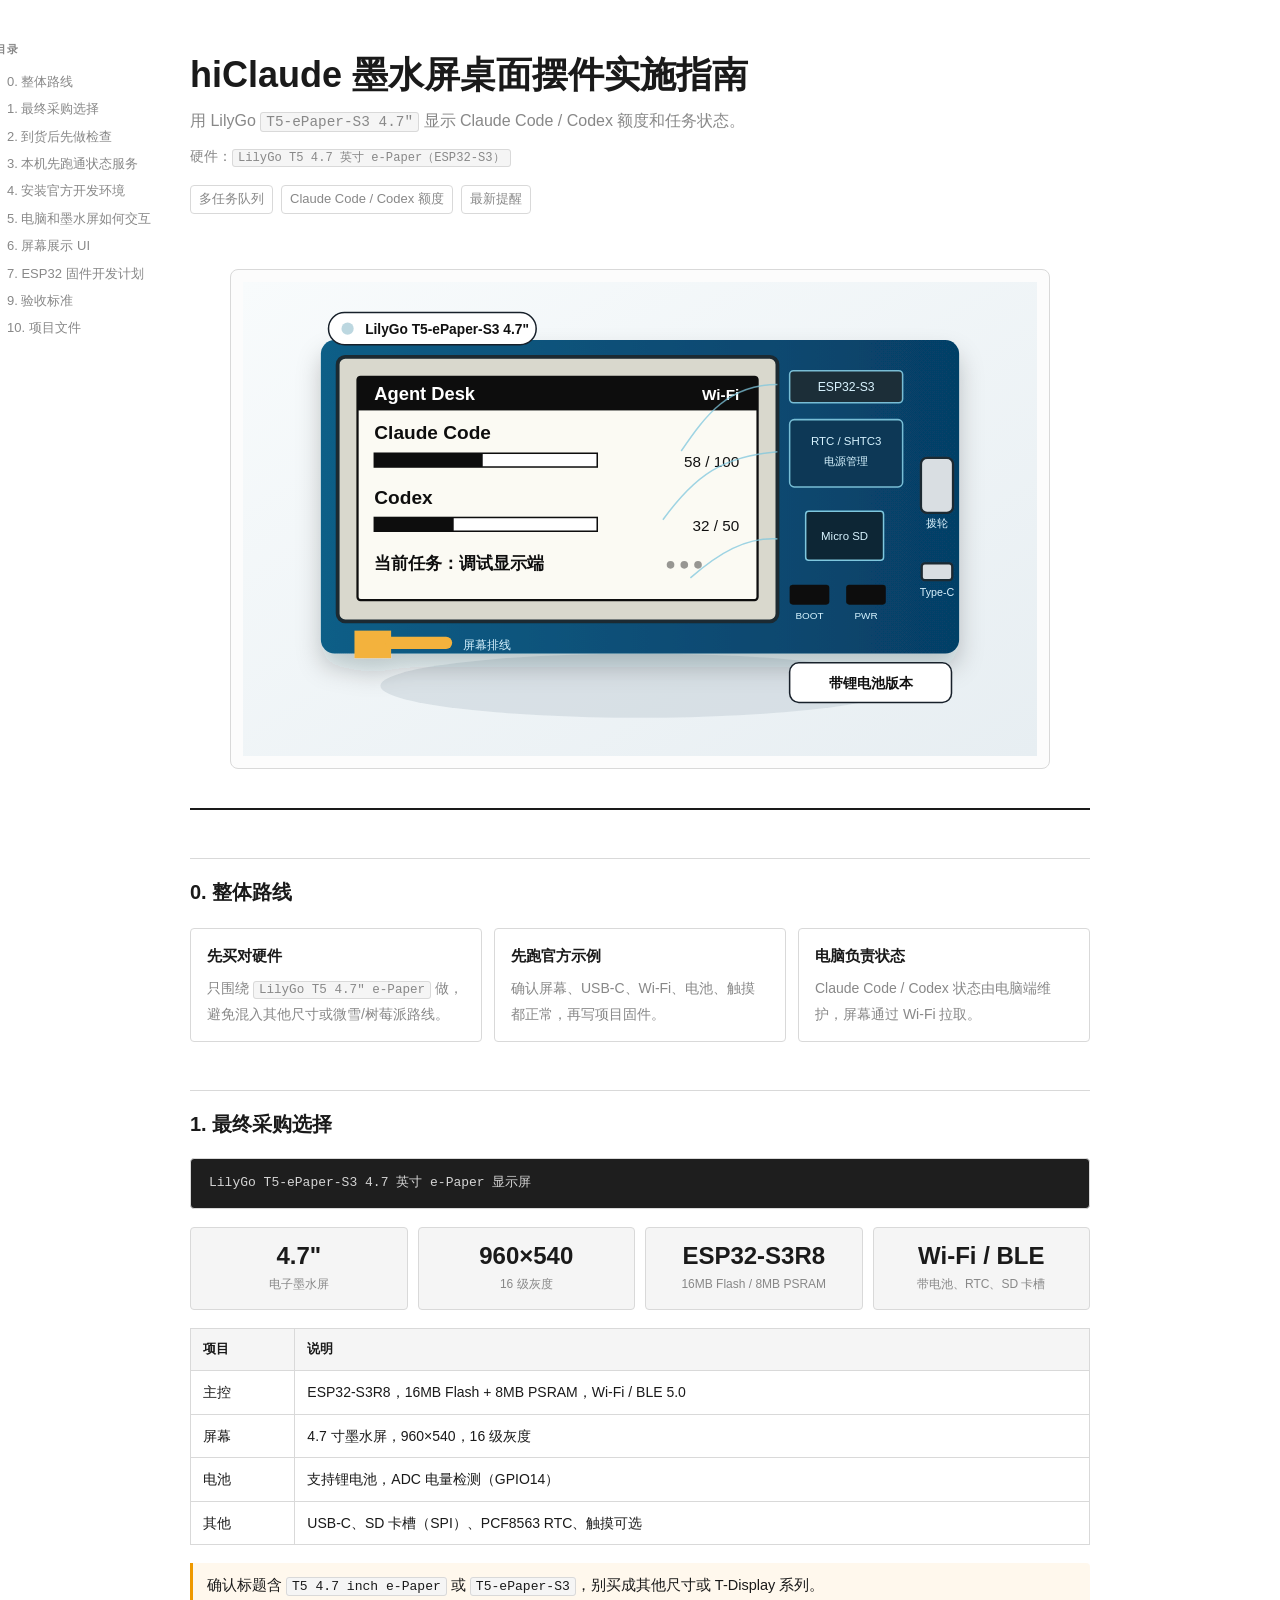
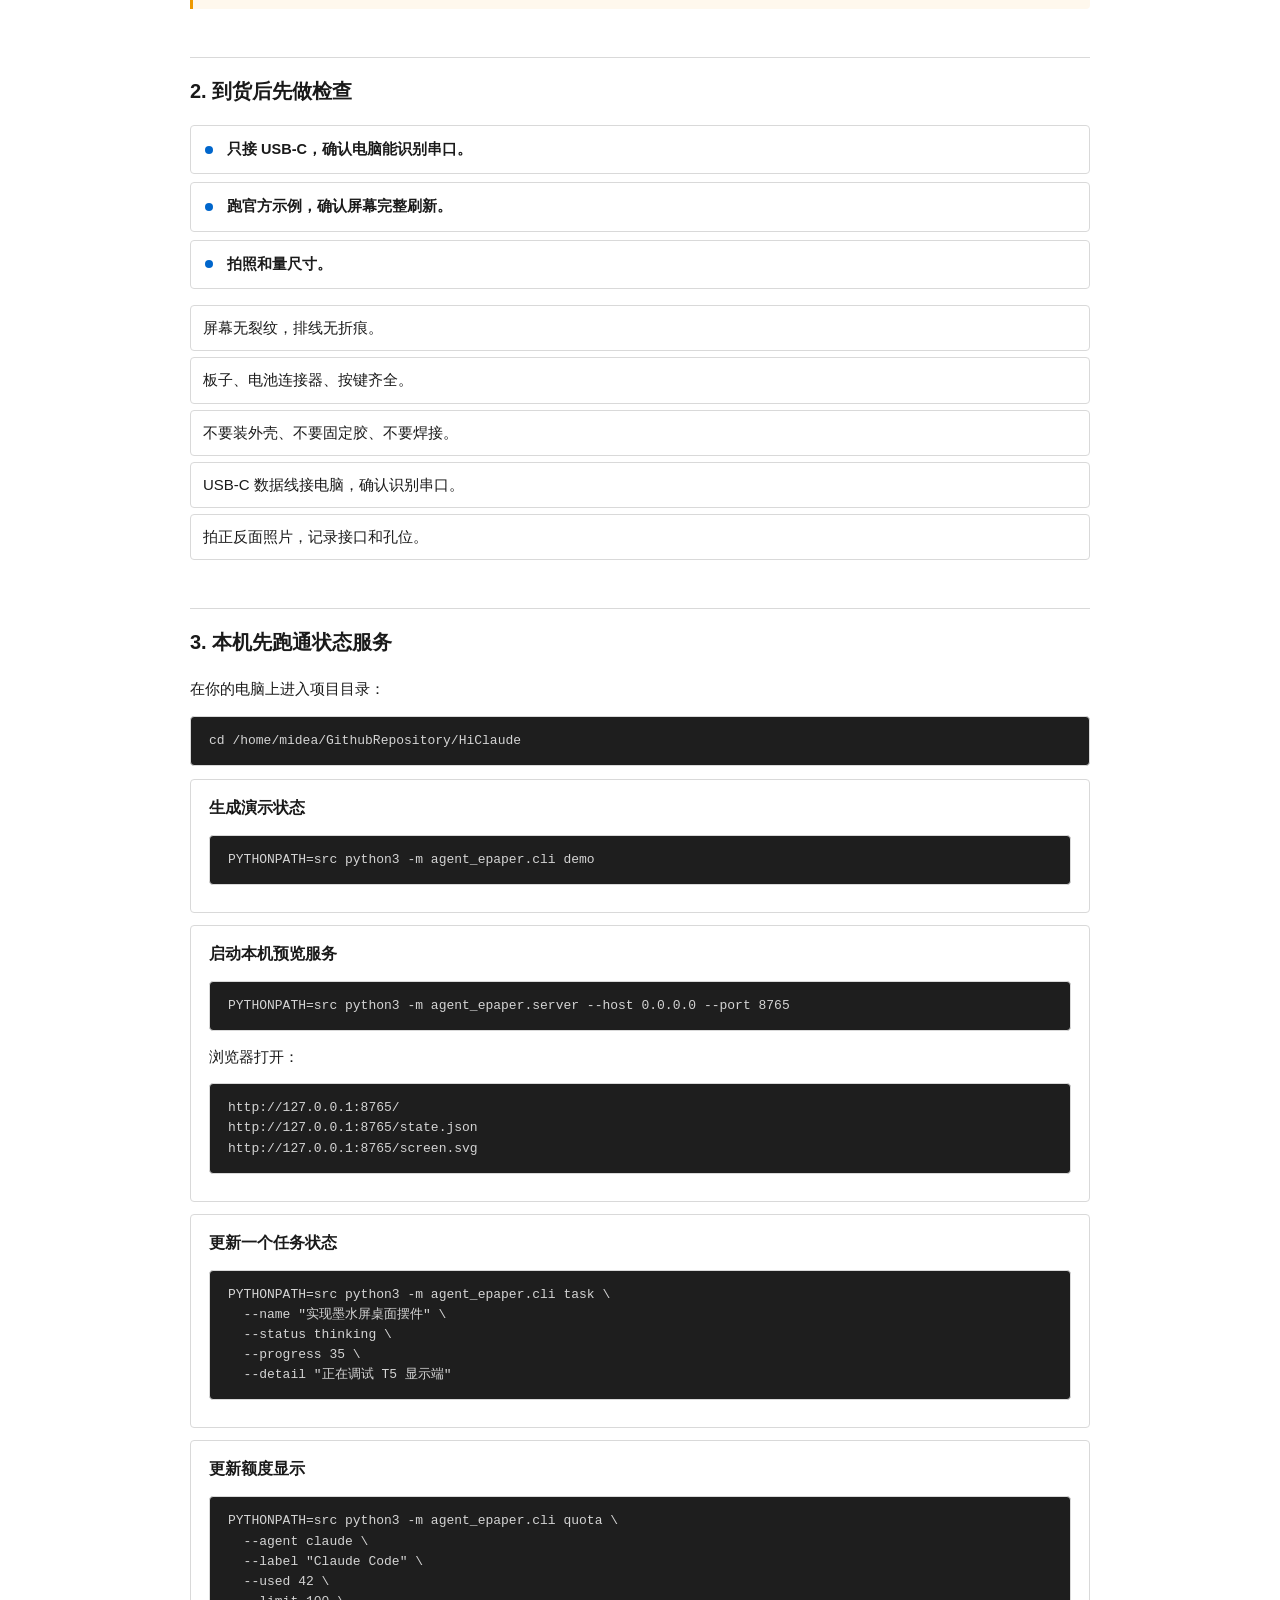
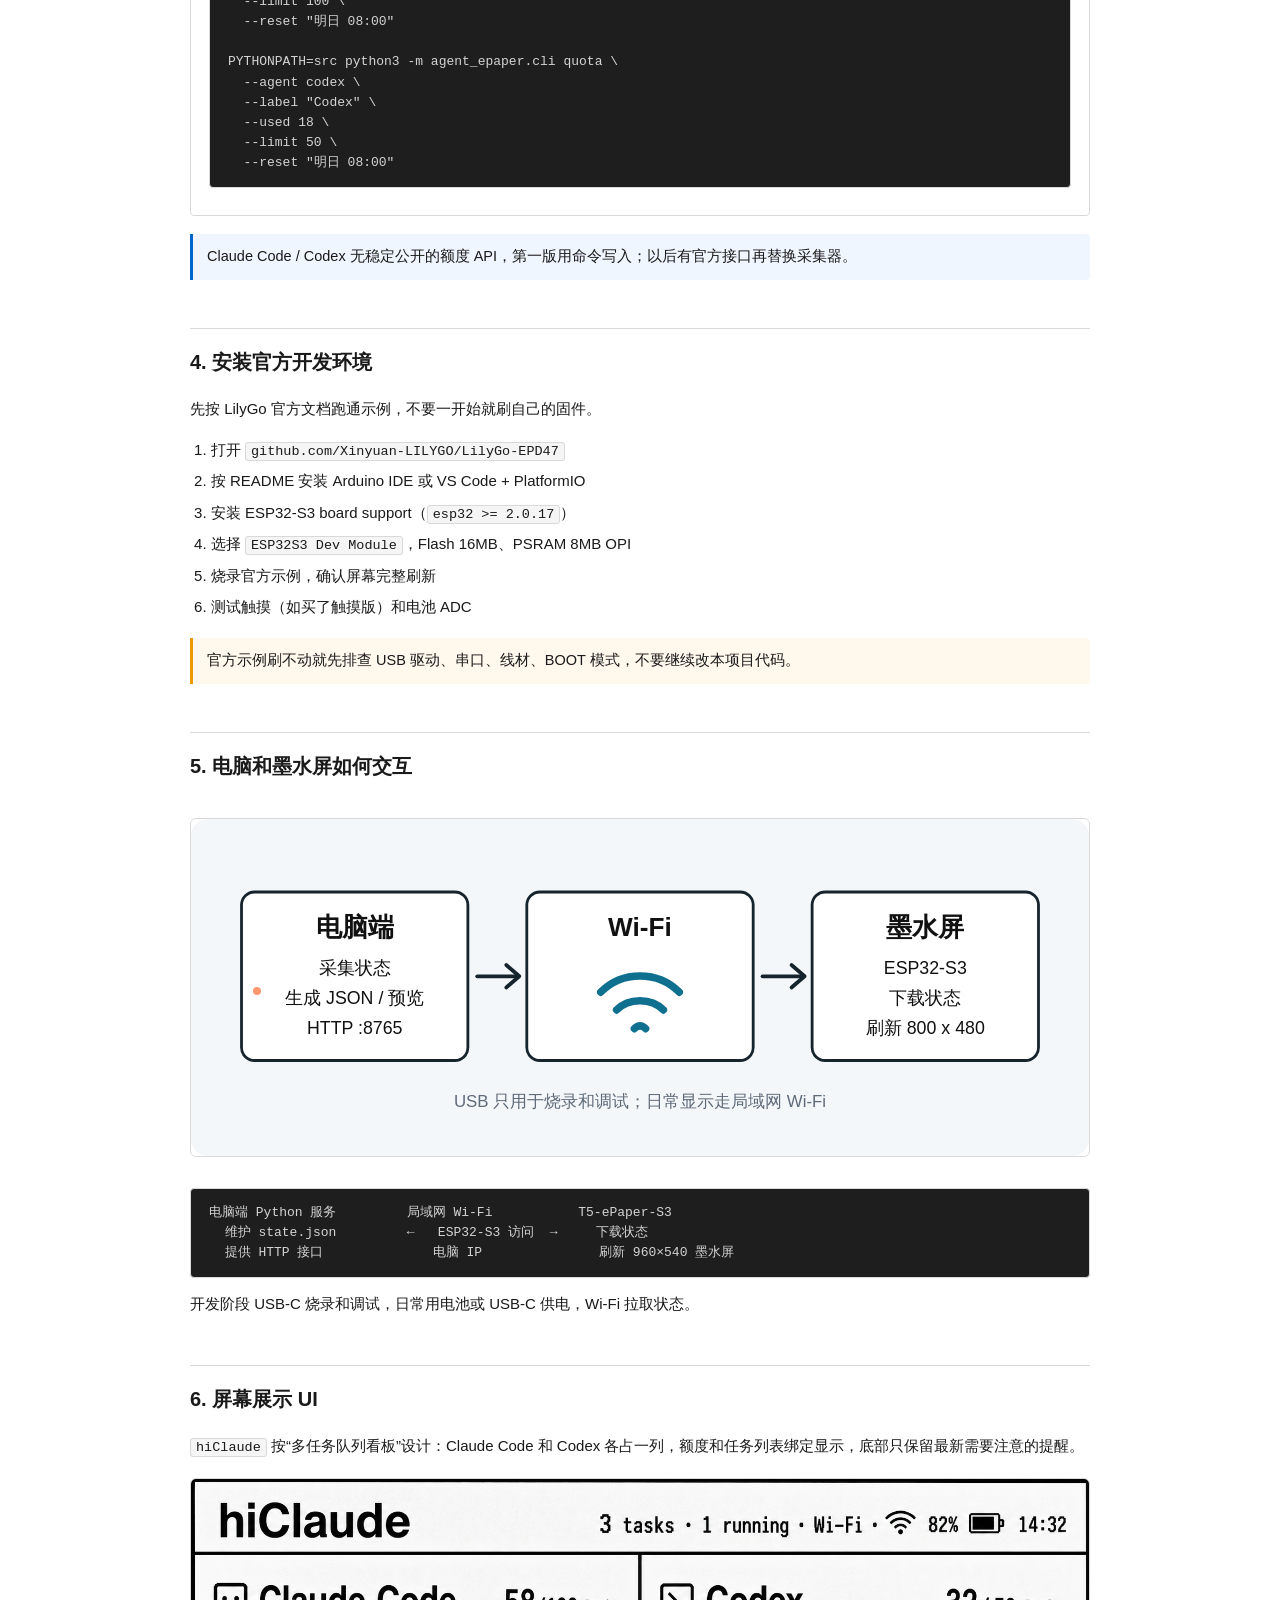
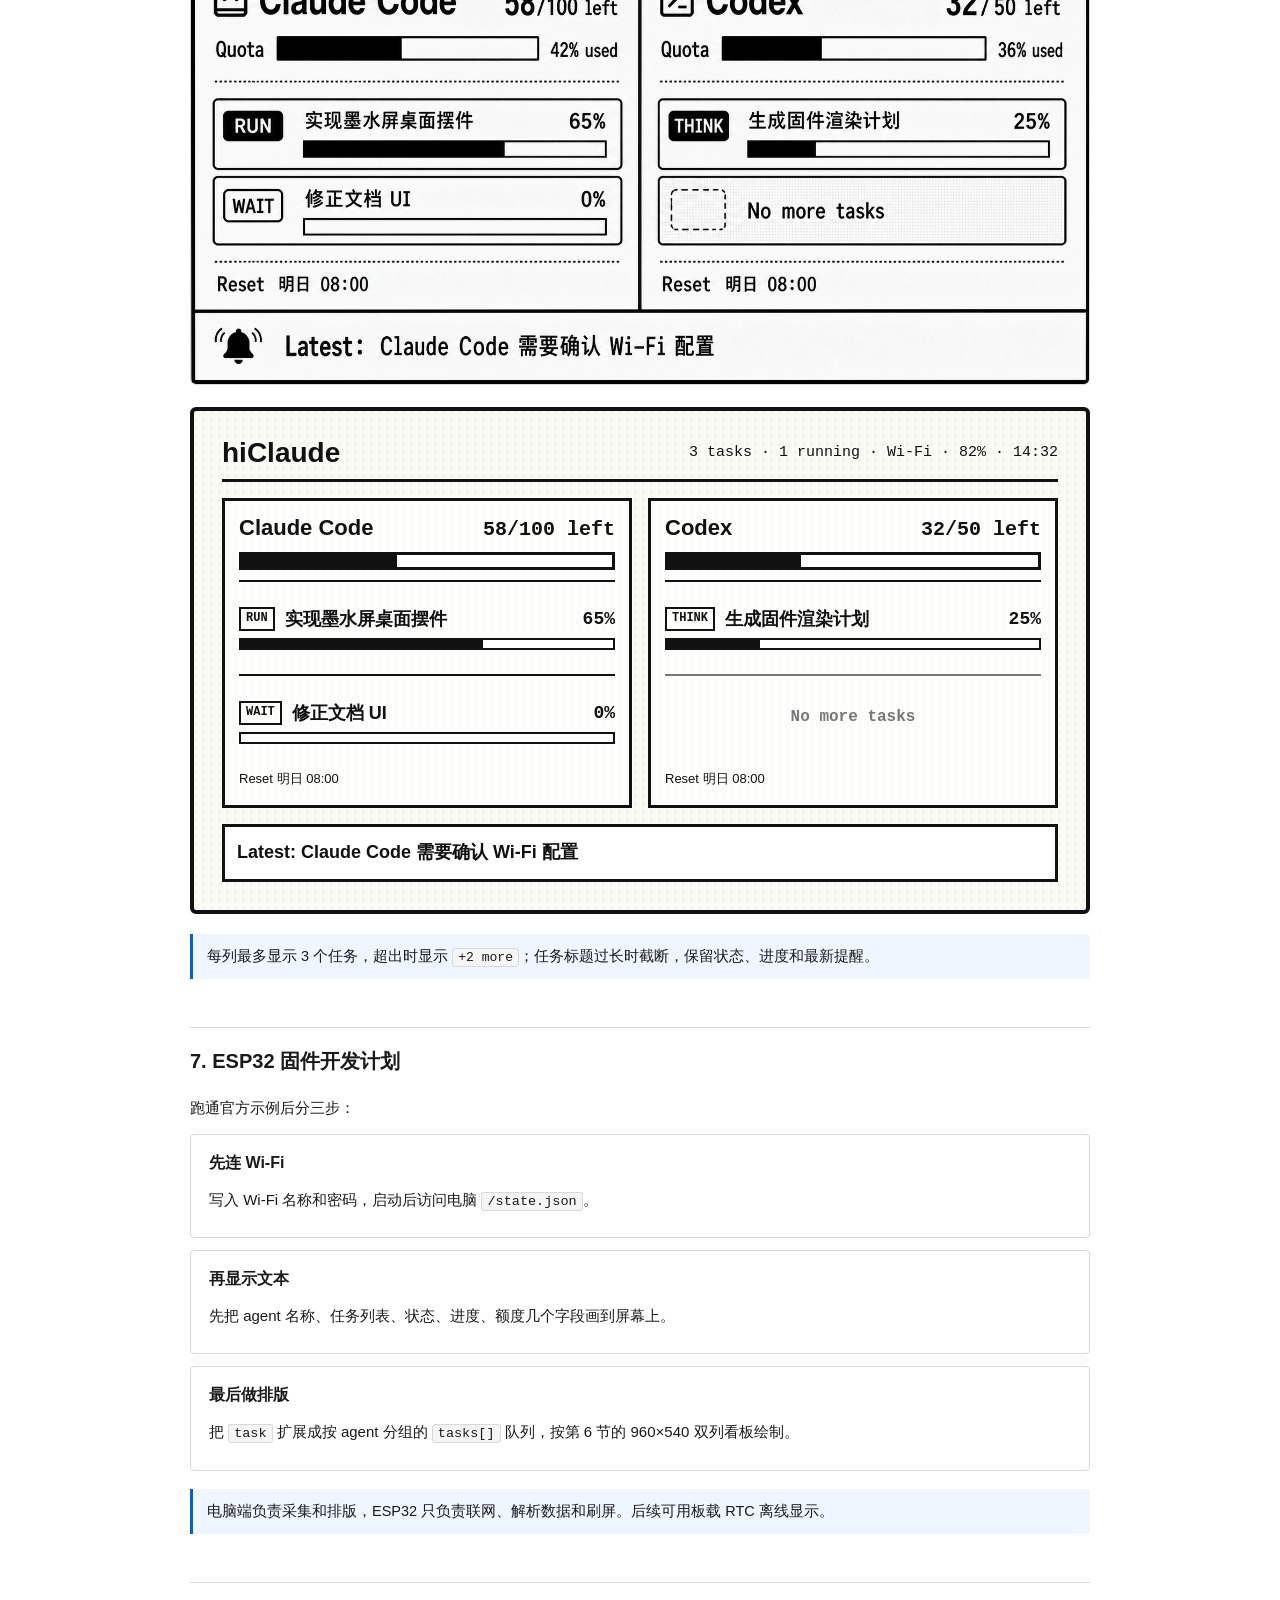
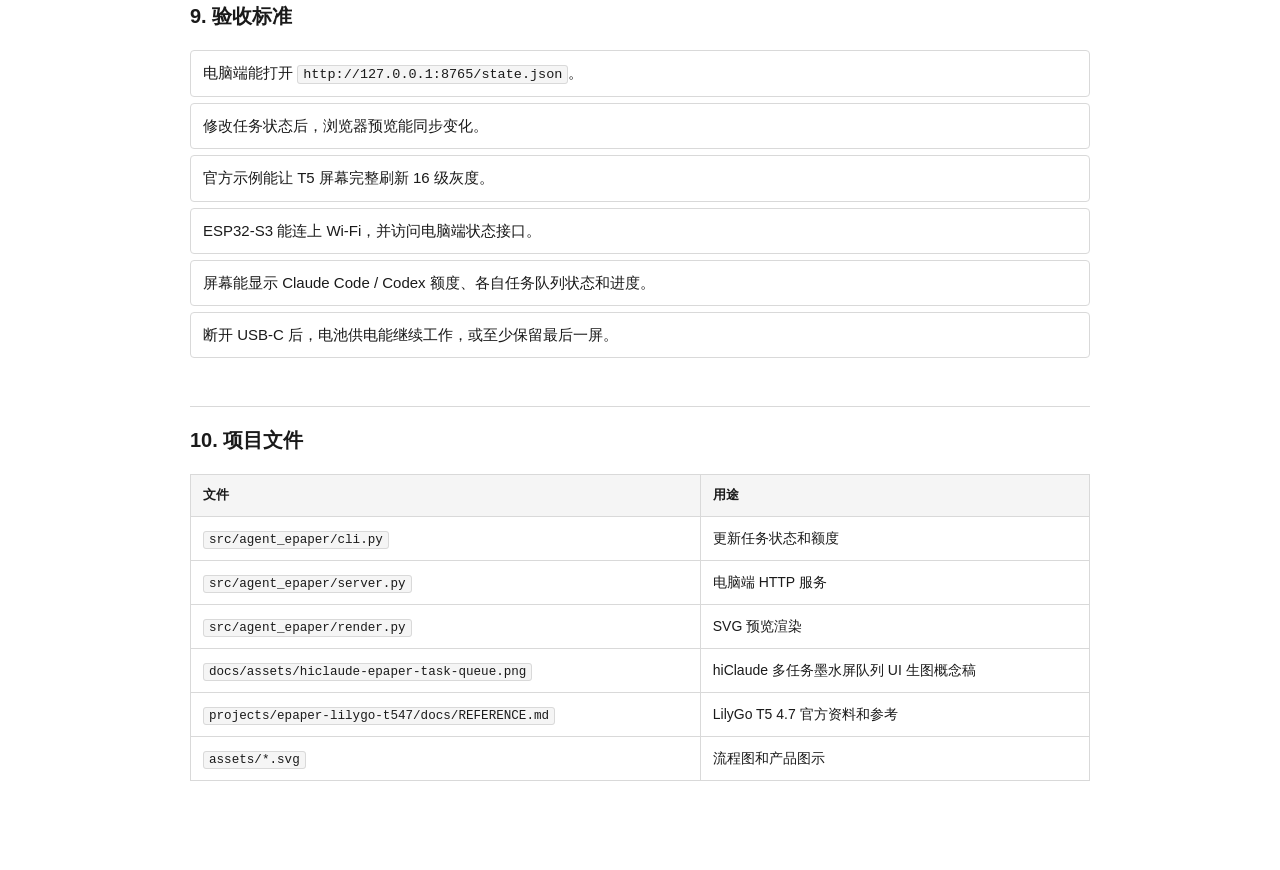
<file: docs/index.html>
<!doctype html>
<html lang="zh-CN">
<head>
  <meta charset="utf-8">
  <meta name="viewport" content="width=device-width, initial-scale=1">
  <title>hiClaude 墨水屏桌面摆件实施指南</title>
  <link rel="stylesheet" href="styles.css">
</head>
<body>

<main>
  <nav class="toc" aria-label="目录">
    <div class="toc-title">目录</div>
    <a href="#section-0">0. 整体路线</a>
    <a href="#section-1">1. 最终采购选择</a>
    <a href="#section-2">2. 到货后先做检查</a>
    <a href="#section-3">3. 本机先跑通状态服务</a>
    <a href="#section-4">4. 安装官方开发环境</a>
    <a href="#section-5">5. 电脑和墨水屏如何交互</a>
    <a href="#section-6">6. 屏幕展示 UI</a>
    <a href="#section-7">7. ESP32 固件开发计划</a>
    <a href="#section-9">9. 验收标准</a>
    <a href="#section-10">10. 项目文件</a>
  </nav>

  <!-- ====== Hero ====== -->
  <header>
    <div class="hero-copy">
      <h1>hiClaude 墨水屏桌面摆件实施指南</h1>
      <p>用 LilyGo <code>T5-ePaper-S3 4.7"</code> 显示 Claude Code / Codex 额度和任务状态。</p>
      <p class="small">硬件：<code>LilyGo T5 4.7 英寸 e-Paper（ESP32-S3）</code></p>
      <div class="status-strip" aria-label="hiClaude 核心显示内容">
        <span>多任务队列</span>
        <span>Claude Code / Codex 额度</span>
        <span>最新提醒</span>
      </div>
    </div>
    <figure class="hero-art">
      <img src="assets/device-preview.svg" alt="桌面墨水屏状态牌效果示意">
    </figure>
  </header>

  <!-- ====== 0. 整体路线 ====== -->
  <section id="section-0">
    <h2>0. 整体路线</h2>

    <div class="visual-grid">
      <div class="visual-card">
        <strong>先买对硬件</strong>
        <span>只围绕 <code>LilyGo T5 4.7" e-Paper</code> 做，避免混入其他尺寸或微雪/树莓派路线。</span>
      </div>
      <div class="visual-card">
        <strong>先跑官方示例</strong>
        <span>确认屏幕、USB-C、Wi-Fi、电池、触摸都正常，再写项目固件。</span>
      </div>
      <div class="visual-card">
        <strong>电脑负责状态</strong>
        <span>Claude Code / Codex 状态由电脑端维护，屏幕通过 Wi-Fi 拉取。</span>
      </div>
    </div>
  </section>

  <!-- ====== 1. 最终采购选择 ====== -->
  <section id="section-1">
    <h2>1. 最终采购选择</h2>
    <pre><code>LilyGo T5-ePaper-S3 4.7 英寸 e-Paper 显示屏</code></pre>

    <div class="metric-row">
      <div class="metric">
        <b>4.7"</b>
        <span>电子墨水屏</span>
      </div>
      <div class="metric">
        <b>960×540</b>
        <span>16 级灰度</span>
      </div>
      <div class="metric">
        <b>ESP32-S3R8</b>
        <span>16MB Flash / 8MB PSRAM</span>
      </div>
      <div class="metric">
        <b>Wi-Fi / BLE</b>
        <span>带电池、RTC、SD 卡槽</span>
      </div>
    </div>

    <table>
      <thead>
        <tr><th>项目</th><th>说明</th></tr>
      </thead>
      <tbody>
        <tr><td>主控</td><td>ESP32-S3R8，16MB Flash + 8MB PSRAM，Wi-Fi / BLE 5.0</td></tr>
        <tr><td>屏幕</td><td>4.7 寸墨水屏，960×540，16 级灰度</td></tr>
        <tr><td>电池</td><td>支持锂电池，ADC 电量检测（GPIO14）</td></tr>
        <tr><td>其他</td><td>USB-C、SD 卡槽（SPI）、PCF8563 RTC、触摸可选</td></tr>
      </tbody>
    </table>

    <div class="notice warning">
      确认标题含 <code>T5 4.7 inch e-Paper</code> 或 <code>T5-ePaper-S3</code>，别买成其他尺寸或 T-Display 系列。
    </div>
  </section>

  <!-- ====== 2. 到货后先做检查 ====== -->
  <section id="section-2">
    <h2>2. 到货后先做检查</h2>
    <div class="pulse-list" aria-label="到货检查重点">
      <div class="pulse-item">只接 USB-C，确认电脑能识别串口。</div>
      <div class="pulse-item">跑官方示例，确认屏幕完整刷新。</div>
      <div class="pulse-item">拍照和量尺寸。</div>
    </div>
    <ul class="checklist">
      <li>屏幕无裂纹，排线无折痕。</li>
      <li>板子、电池连接器、按键齐全。</li>
      <li>不要装外壳、不要固定胶、不要焊接。</li>
      <li>USB-C 数据线接电脑，确认识别串口。</li>
      <li>拍正反面照片，记录接口和孔位。</li>
    </ul>
  </section>

  <!-- ====== 3. 本机先跑通状态服务 ====== -->
  <section id="section-3">
    <h2>3. 本机先跑通状态服务</h2>
    <p>在你的电脑上进入项目目录：</p>
    <pre><code>cd /home/midea/GithubRepository/HiClaude</code></pre>

    <div class="step">
      <h3>生成演示状态</h3>
      <pre><code>PYTHONPATH=src python3 -m agent_epaper.cli demo</code></pre>
    </div>

    <div class="step">
      <h3>启动本机预览服务</h3>
      <pre><code>PYTHONPATH=src python3 -m agent_epaper.server --host 0.0.0.0 --port 8765</code></pre>
      <p>浏览器打开：</p>
      <pre><code>http://127.0.0.1:8765/
http://127.0.0.1:8765/state.json
http://127.0.0.1:8765/screen.svg</code></pre>
    </div>

    <div class="step">
      <h3>更新一个任务状态</h3>
      <pre><code>PYTHONPATH=src python3 -m agent_epaper.cli task \
  --name "实现墨水屏桌面摆件" \
  --status thinking \
  --progress 35 \
  --detail "正在调试 T5 显示端"</code></pre>
    </div>

    <div class="step">
      <h3>更新额度显示</h3>
      <pre><code>PYTHONPATH=src python3 -m agent_epaper.cli quota \
  --agent claude \
  --label "Claude Code" \
  --used 42 \
  --limit 100 \
  --reset "明日 08:00"

PYTHONPATH=src python3 -m agent_epaper.cli quota \
  --agent codex \
  --label "Codex" \
  --used 18 \
  --limit 50 \
  --reset "明日 08:00"</code></pre>
    </div>

    <div class="notice">
      Claude Code / Codex 无稳定公开的额度 API，第一版用命令写入；以后有官方接口再替换采集器。
    </div>
  </section>

  <!-- ====== 4. 安装官方开发环境 ====== -->
  <section id="section-4">
    <h2>4. 安装官方开发环境</h2>
    <p>先按 LilyGo 官方文档跑通示例，不要一开始就刷自己的固件。</p>

    <ol>
      <li>打开 <code>github.com/Xinyuan-LILYGO/LilyGo-EPD47</code></li>
      <li>按 README 安装 Arduino IDE 或 VS Code + PlatformIO</li>
      <li>安装 ESP32-S3 board support（<code>esp32 >= 2.0.17</code>）</li>
      <li>选择 <code>ESP32S3 Dev Module</code>，Flash 16MB、PSRAM 8MB OPI</li>
      <li>烧录官方示例，确认屏幕完整刷新</li>
      <li>测试触摸（如买了触摸版）和电池 ADC</li>
    </ol>

    <div class="notice warning">
      官方示例刷不动就先排查 USB 驱动、串口、线材、BOOT 模式，不要继续改本项目代码。
    </div>
  </section>

  <!-- ====== 5. 电脑和墨水屏如何交互 ====== -->
  <section id="section-5">
    <h2>5. 电脑和墨水屏如何交互</h2>
    <div class="animated-flow">
      <img class="flow-image" src="assets/architecture.svg" alt="电脑端通过 Wi-Fi 向 LilyGo T5 墨水屏提供状态数据">
    </div>
    <pre><code>电脑端 Python 服务         局域网 Wi-Fi           T5-ePaper-S3
  维护 state.json         ←   ESP32-S3 访问  →     下载状态
  提供 HTTP 接口              电脑 IP               刷新 960×540 墨水屏</code></pre>
    <p>开发阶段 USB-C 烧录和调试，日常用电池或 USB-C 供电，Wi-Fi 拉取状态。</p>
  </section>

  <!-- ====== 6. 屏幕展示 UI ====== -->
  <section id="section-6">
    <h2>6. 屏幕展示 UI</h2>
    <p><code>hiClaude</code> 按“多任务队列看板”设计：Claude Code 和 Codex 各占一列，额度和任务列表绑定显示，底部只保留最新需要注意的提醒。</p>

    <figure class="epaper-concept">
      <img src="assets/hiclaude-epaper-task-queue.png" alt="hiClaude 多任务墨水屏队列 UI 概念图">
    </figure>

    <div class="epaper-screen" role="img" aria-label="hiClaude 多任务墨水屏队列 UI 线框">
      <div class="epaper-topbar">
        <strong>hiClaude</strong>
        <span>3 tasks · 1 running · Wi-Fi · 82% · 14:32</span>
      </div>

      <div class="epaper-agents">
        <section class="epaper-agent" aria-label="Claude Code 任务队列">
          <div class="agent-head">
            <strong>Claude Code</strong>
            <b>58/100 left</b>
          </div>
          <div class="quota-bar"><span style="width: 42%"></span></div>
          <div class="task-row is-running">
            <span>RUN</span>
            <strong>实现墨水屏桌面摆件</strong>
            <b>65%</b>
            <div class="task-bar"><i style="width: 65%"></i></div>
          </div>
          <div class="task-row">
            <span>WAIT</span>
            <strong>修正文档 UI</strong>
            <b>0%</b>
            <div class="task-bar"><i style="width: 0%"></i></div>
          </div>
          <small>Reset 明日 08:00</small>
        </section>

        <section class="epaper-agent" aria-label="Codex 任务队列">
          <div class="agent-head">
            <strong>Codex</strong>
            <b>32/50 left</b>
          </div>
          <div class="quota-bar"><span style="width: 36%"></span></div>
          <div class="task-row">
            <span>THINK</span>
            <strong>生成固件渲染计划</strong>
            <b>25%</b>
            <div class="task-bar"><i style="width: 25%"></i></div>
          </div>
          <div class="task-empty">No more tasks</div>
          <small>Reset 明日 08:00</small>
        </section>
      </div>

      <div class="epaper-alert">Latest: Claude Code 需要确认 Wi-Fi 配置</div>
    </div>

    <div class="notice">
      每列最多显示 3 个任务，超出时显示 <code>+2 more</code>；任务标题过长时截断，保留状态、进度和最新提醒。
    </div>
  </section>

  <!-- ====== 7. ESP32 固件开发计划 ====== -->
  <section id="section-7">
    <h2>7. ESP32 固件开发计划</h2>
    <p>跑通官方示例后分三步：</p>

    <div class="step">
      <h3>先连 Wi-Fi</h3>
      <p>写入 Wi-Fi 名称和密码，启动后访问电脑 <code>/state.json</code>。</p>
    </div>

    <div class="step">
      <h3>再显示文本</h3>
      <p>先把 agent 名称、任务列表、状态、进度、额度几个字段画到屏幕上。</p>
    </div>

    <div class="step">
      <h3>最后做排版</h3>
      <p>把 <code>task</code> 扩展成按 agent 分组的 <code>tasks[]</code> 队列，按第 6 节的 960×540 双列看板绘制。</p>
    </div>

    <div class="notice">
      电脑端负责采集和排版，ESP32 只负责联网、解析数据和刷屏。后续可用板载 RTC 离线显示。
    </div>
  </section>

  <!-- ====== 9. 验收标准 ====== -->
  <section id="section-9">
    <h2>9. 验收标准</h2>
    <ul class="checklist">
      <li>电脑端能打开 <code>http://127.0.0.1:8765/state.json</code>。</li>
      <li>修改任务状态后，浏览器预览能同步变化。</li>
      <li>官方示例能让 T5 屏幕完整刷新 16 级灰度。</li>
      <li>ESP32-S3 能连上 Wi-Fi，并访问电脑端状态接口。</li>
      <li>屏幕能显示 Claude Code / Codex 额度、各自任务队列状态和进度。</li>
      <li>断开 USB-C 后，电池供电能继续工作，或至少保留最后一屏。</li>
    </ul>
  </section>

  <!-- ====== 10. 当前项目文件说明 ====== -->
  <section id="section-10">
    <h2>10. 项目文件</h2>
    <table>
      <thead>
        <tr><th>文件</th><th>用途</th></tr>
      </thead>
      <tbody>
        <tr><td><code>src/agent_epaper/cli.py</code></td><td>更新任务状态和额度</td></tr>
        <tr><td><code>src/agent_epaper/server.py</code></td><td>电脑端 HTTP 服务</td></tr>
        <tr><td><code>src/agent_epaper/render.py</code></td><td>SVG 预览渲染</td></tr>
        <tr><td><code>docs/assets/hiclaude-epaper-task-queue.png</code></td><td>hiClaude 多任务墨水屏队列 UI 生图概念稿</td></tr>
        <tr><td><code>projects/epaper-lilygo-t547/docs/REFERENCE.md</code></td><td>LilyGo T5 4.7 官方资料和参考</td></tr>
        <tr><td><code>assets/*.svg</code></td><td>流程图和产品图示</td></tr>
      </tbody>
    </table>
  </section>

</main>
</body>
</html>
</file>
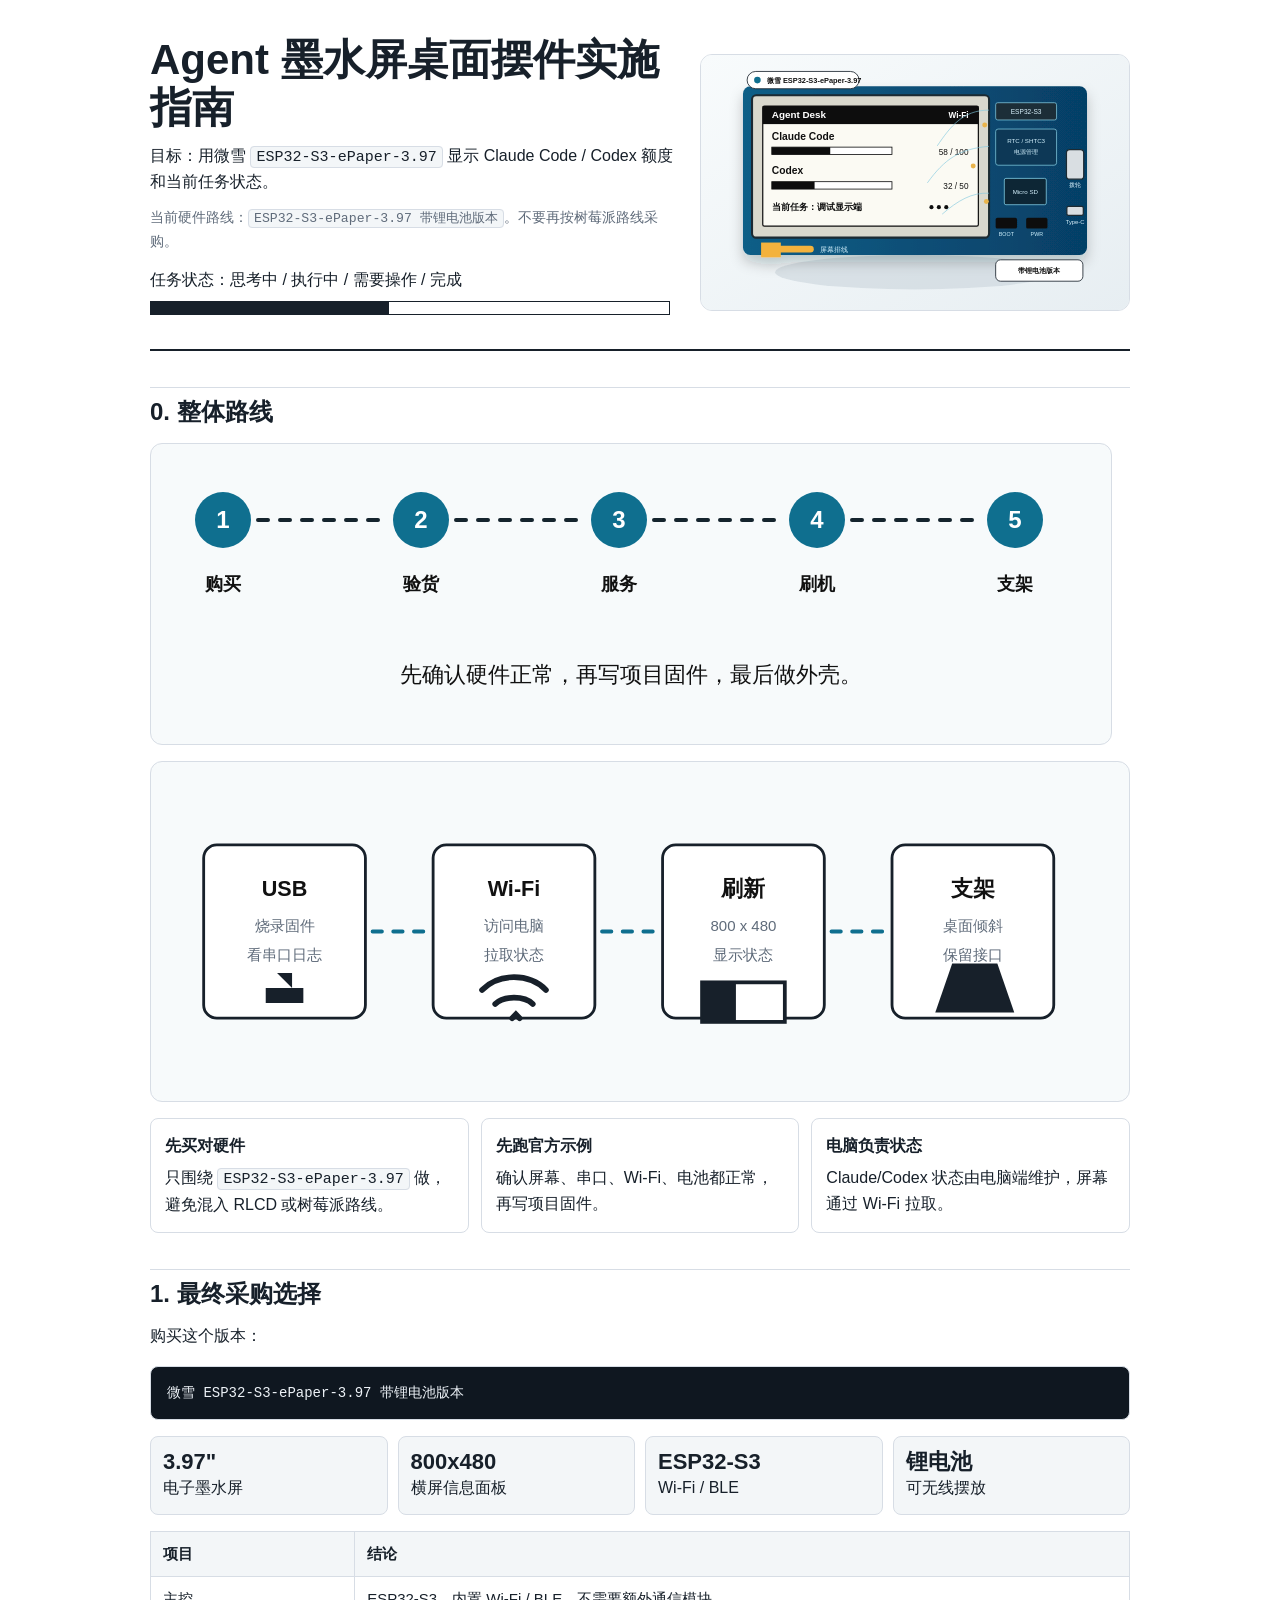
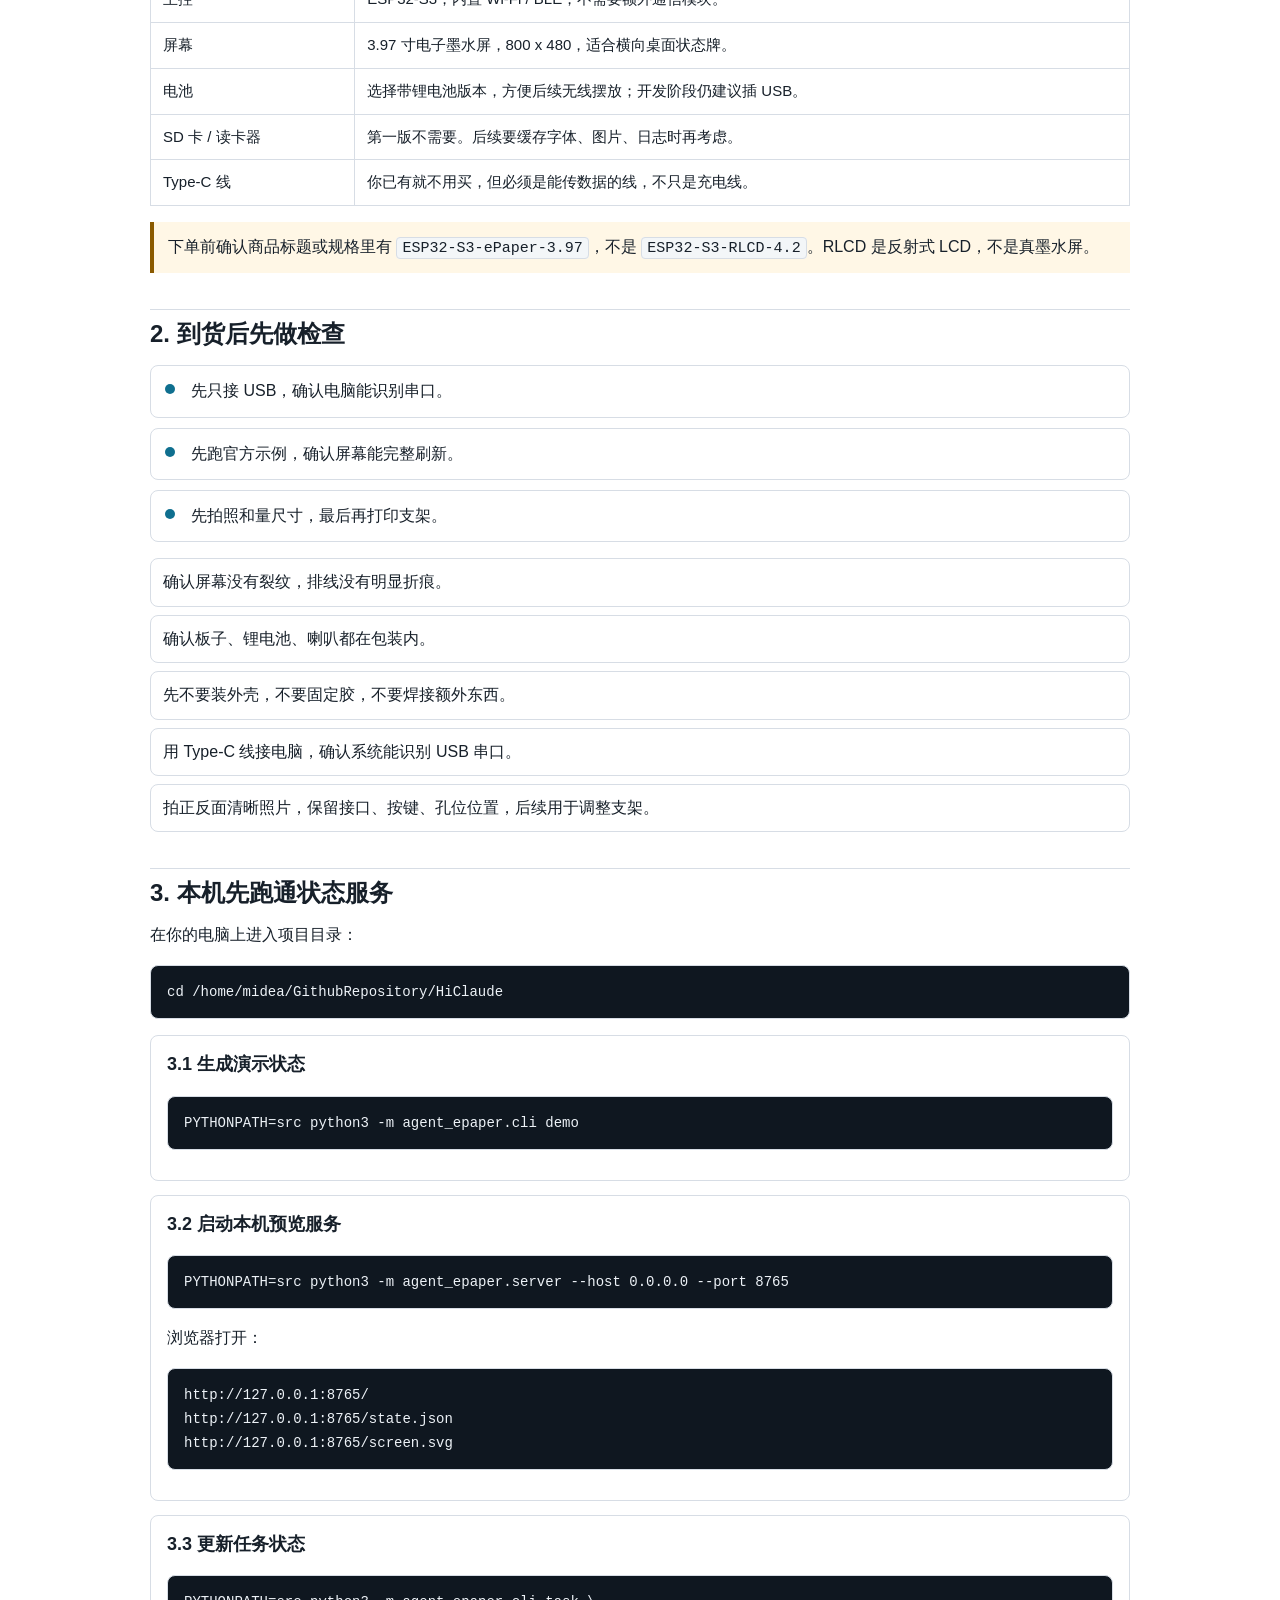
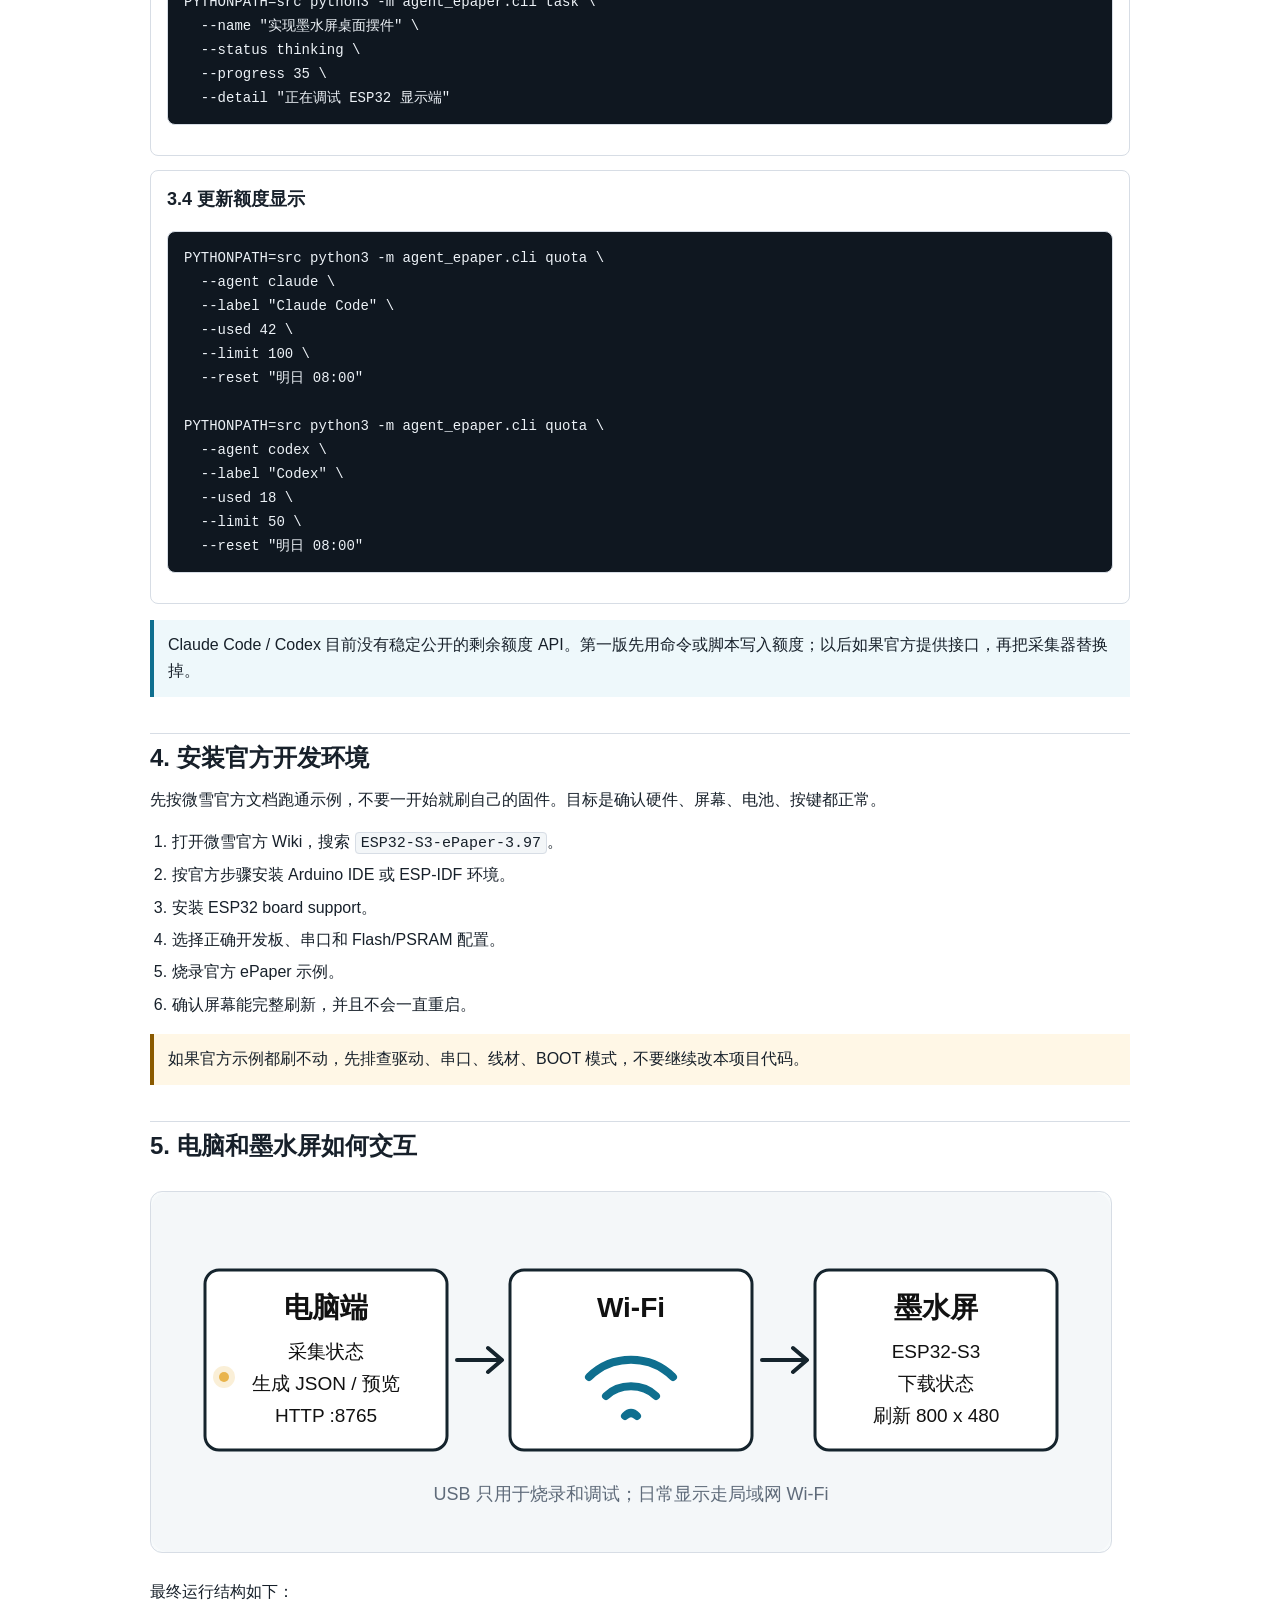
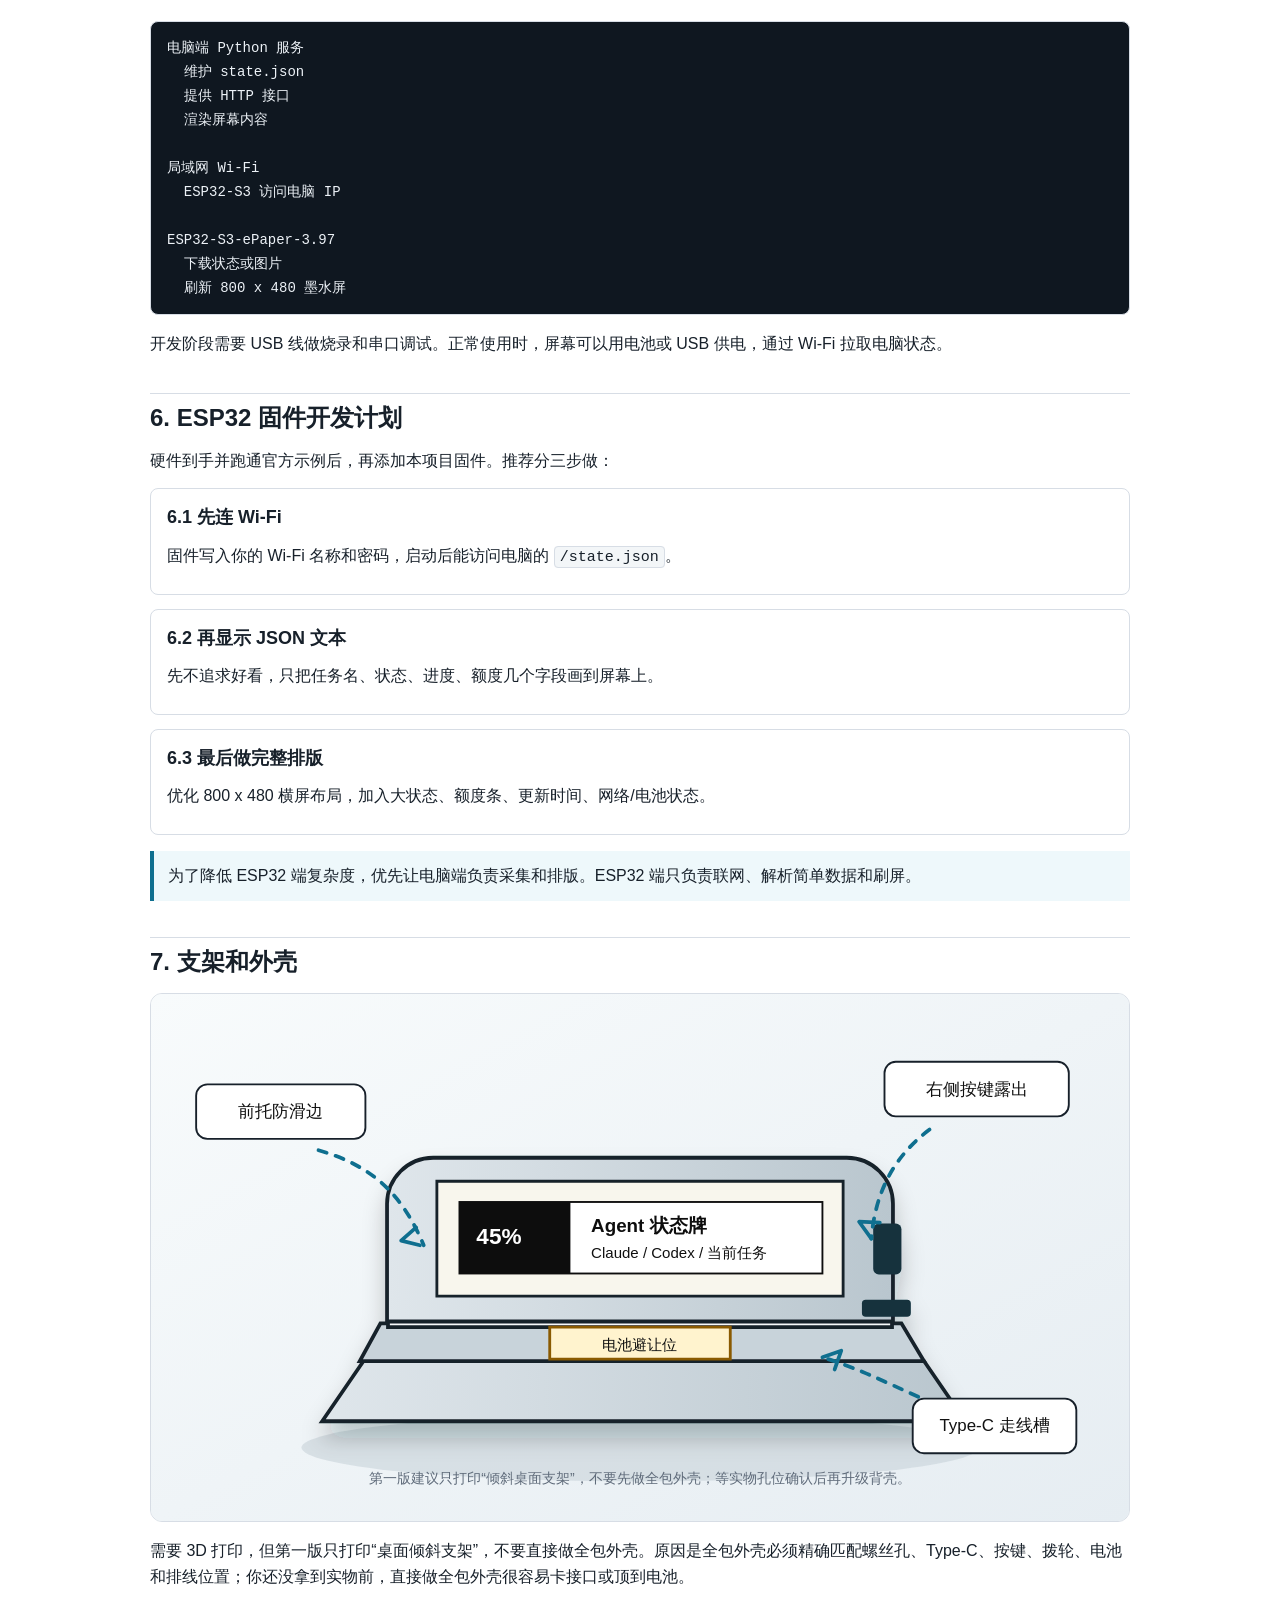
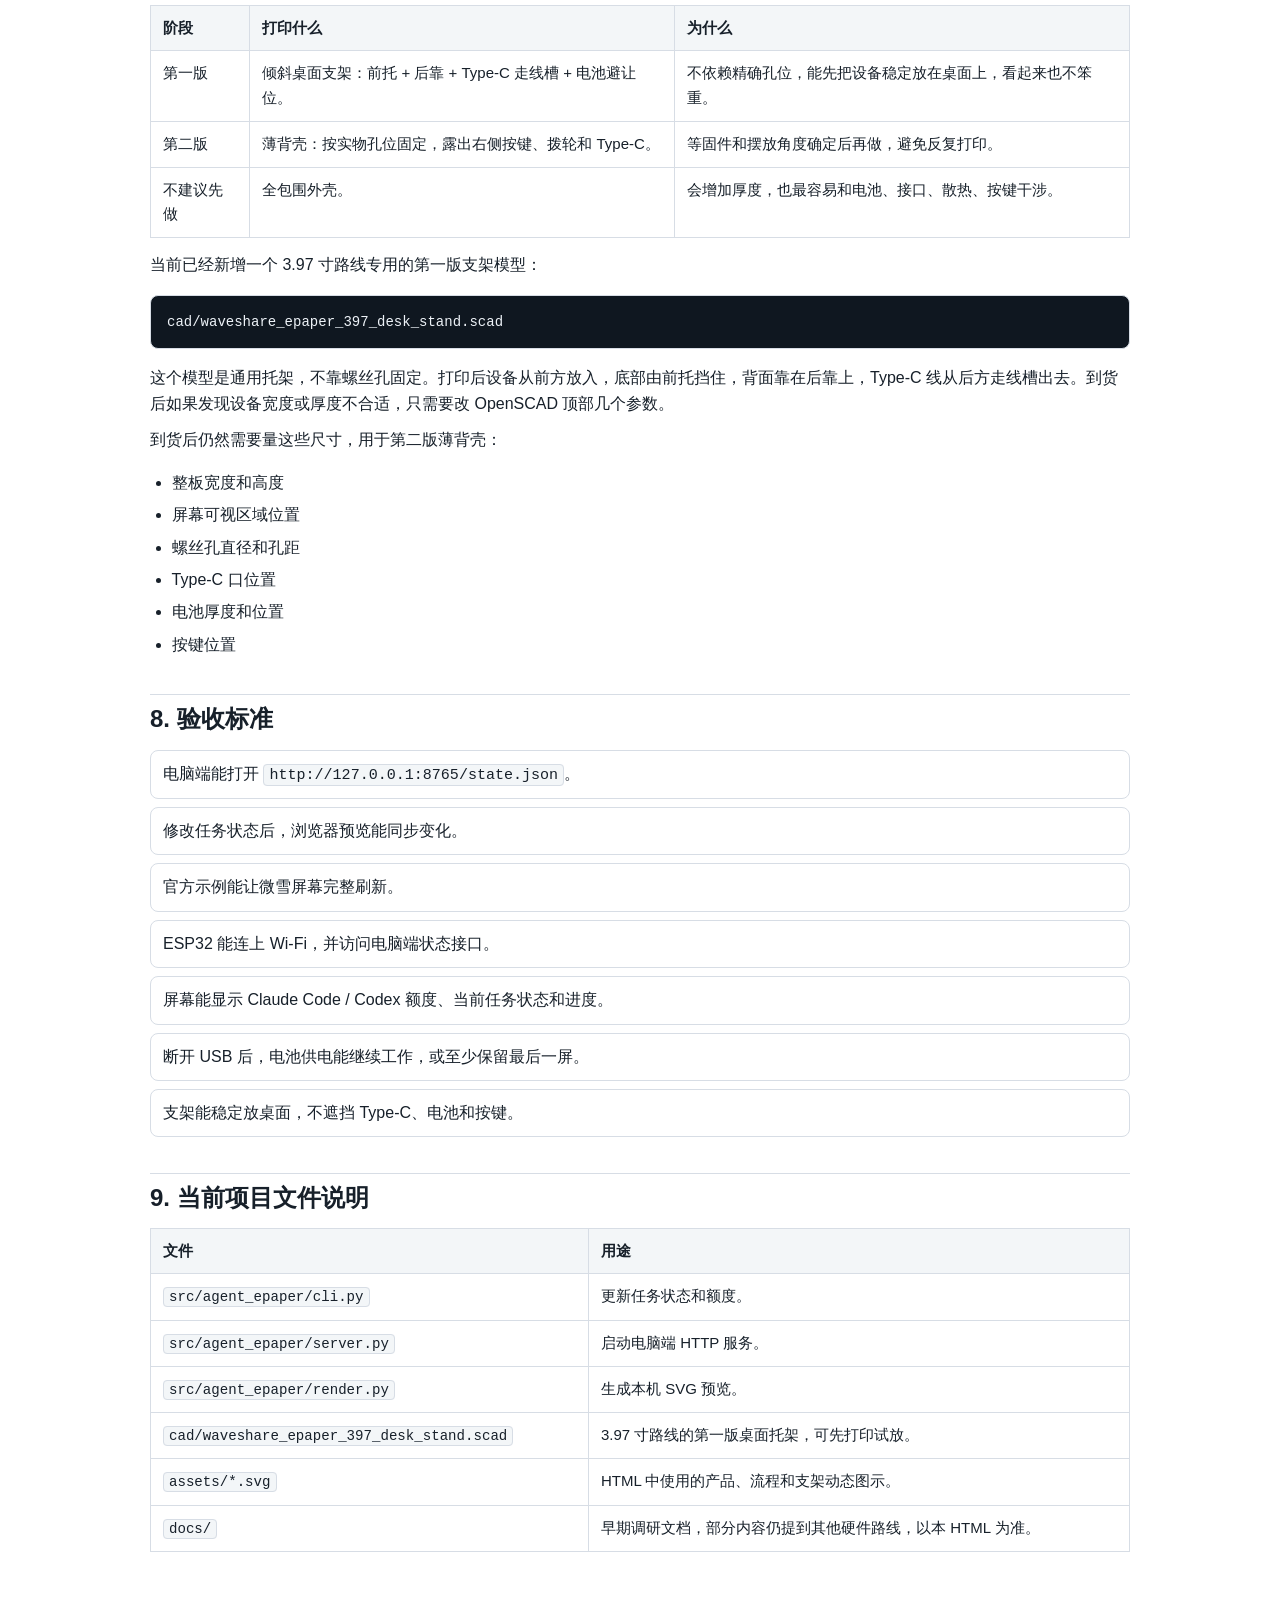
<file: readme.html>
<!doctype html>
<html lang="zh-CN">
<head>
  <meta charset="utf-8">
  <meta name="viewport" content="width=device-width, initial-scale=1">
  <title>Agent 墨水屏桌面摆件实施指南</title>
  <style>
    :root {
      color-scheme: light;
      --ink: #17202a;
      --muted: #5f6b7a;
      --line: #d7dde5;
      --soft: #f3f6f8;
      --accent: #0f6f8f;
      --accent-2: #e9b44c;
      --warn: #8a5a00;
      --ok: #146c43;
    }

    * {
      box-sizing: border-box;
    }

    body {
      margin: 0;
      background: #ffffff;
      color: var(--ink);
      font: 16px/1.65 -apple-system, BlinkMacSystemFont, "Segoe UI", "Noto Sans CJK SC", "Microsoft YaHei", sans-serif;
    }

    main {
      width: min(980px, calc(100% - 32px));
      margin: 0 auto;
      padding: 36px 0 64px;
    }

    header {
      display: grid;
      grid-template-columns: minmax(0, 1fr) minmax(280px, 430px);
      gap: 26px;
      align-items: center;
      border-bottom: 2px solid var(--ink);
      padding-bottom: 20px;
      margin-bottom: 28px;
    }

    h1 {
      margin: 0 0 10px;
      font-size: clamp(28px, 4vw, 42px);
      line-height: 1.15;
      letter-spacing: 0;
    }

    h2 {
      margin: 36px 0 14px;
      padding-top: 8px;
      border-top: 1px solid var(--line);
      font-size: 24px;
      line-height: 1.3;
      letter-spacing: 0;
    }

    h3 {
      margin: 22px 0 10px;
      font-size: 18px;
      letter-spacing: 0;
    }

    p {
      margin: 10px 0;
    }

    a {
      color: var(--accent);
    }

    code {
      border: 1px solid var(--line);
      border-radius: 4px;
      background: var(--soft);
      padding: 1px 5px;
      font-family: ui-monospace, SFMono-Regular, Menlo, Consolas, monospace;
      font-size: 0.94em;
    }

    pre {
      overflow-x: auto;
      border: 1px solid var(--line);
      border-radius: 8px;
      background: #0f1720;
      color: #edf2f7;
      padding: 14px 16px;
      line-height: 1.5;
    }

    pre code {
      border: 0;
      background: transparent;
      color: inherit;
      padding: 0;
      font-size: 14px;
    }

    table {
      width: 100%;
      border-collapse: collapse;
      margin: 14px 0;
      font-size: 15px;
    }

    th,
    td {
      border: 1px solid var(--line);
      padding: 10px 12px;
      vertical-align: top;
      text-align: left;
    }

    th {
      background: var(--soft);
      font-weight: 700;
    }

    ul,
    ol {
      padding-left: 1.35rem;
    }

    li {
      margin: 6px 0;
    }

    .notice {
      border-left: 4px solid var(--accent);
      background: #eef8fb;
      padding: 12px 14px;
      margin: 16px 0;
    }

    .warning {
      border-left-color: var(--warn);
      background: #fff7e6;
    }

    .ok {
      border-left-color: var(--ok);
      background: #effaf3;
    }

    .checklist {
      list-style: none;
      padding-left: 0;
    }

    .checklist li {
      border: 1px solid var(--line);
      border-radius: 8px;
      padding: 10px 12px;
      margin: 8px 0;
      background: #fff;
    }

    .step {
      border: 1px solid var(--line);
      border-radius: 8px;
      padding: 14px 16px;
      margin: 14px 0;
    }

    .step h3 {
      margin-top: 0;
    }

    .small {
      color: var(--muted);
      font-size: 14px;
    }

    img {
      display: block;
      max-width: 100%;
      height: auto;
    }

    .hero-copy {
      min-width: 0;
    }

    .hero-art {
      position: relative;
      overflow: hidden;
      border: 1px solid var(--line);
      border-radius: 12px;
      background: #f7fafb;
      margin: 0;
    }

    .hero-art::after {
      content: none;
    }

    .visual-grid {
      display: grid;
      grid-template-columns: repeat(3, minmax(0, 1fr));
      gap: 12px;
      margin: 16px 0;
    }

    .visual-card,
    .metric,
    .pulse-item {
      border: 1px solid var(--line);
      border-radius: 8px;
      background: #fff;
    }

    .visual-card {
      padding: 14px;
    }

    .visual-card strong {
      display: block;
      margin-bottom: 6px;
      font-size: 16px;
    }

    .metric-row {
      display: grid;
      grid-template-columns: repeat(4, minmax(0, 1fr));
      gap: 10px;
      margin: 16px 0;
    }

    .metric {
      padding: 12px;
      background: var(--soft);
    }

    .metric b {
      display: block;
      font-size: 22px;
      line-height: 1.2;
    }

    .flow-image {
      border: 1px solid var(--line);
      border-radius: 12px;
      background: #f7fafb;
      margin: 16px 0;
    }

    .animated-flow {
      position: relative;
      overflow: hidden;
    }

    .animated-flow::before {
      content: "";
      position: absolute;
      z-index: 1;
      top: 50%;
      left: 7%;
      width: 10px;
      height: 10px;
      border-radius: 50%;
      background: var(--accent-2);
      box-shadow: 0 0 0 6px rgba(233, 180, 76, .22);
      animation: packet 3.2s linear infinite;
    }

    .pulse-list {
      display: grid;
      gap: 10px;
      margin: 16px 0;
    }

    .pulse-item {
      position: relative;
      padding: 12px 12px 12px 40px;
    }

    .pulse-item::before {
      content: "";
      position: absolute;
      left: 14px;
      top: 18px;
      width: 10px;
      height: 10px;
      border-radius: 50%;
      background: var(--accent);
    }

    .progress-demo {
      display: grid;
      gap: 8px;
      margin: 14px 0;
      max-width: 520px;
    }

    .bar {
      overflow: hidden;
      height: 14px;
      border: 1px solid var(--ink);
      background: #fff;
    }

    .bar span {
      display: block;
      width: 46%;
      height: 100%;
      background: var(--ink);
      animation: fillbar 4s ease-in-out infinite;
    }

    @keyframes packet {
      0% {
        transform: translateX(0);
        opacity: 0;
      }
      10%, 88% {
        opacity: 1;
      }
      100% {
        transform: translateX(785px);
        opacity: 0;
      }
    }

    @keyframes fillbar {
      0%, 100% {
        width: 32%;
      }
      50% {
        width: 72%;
      }
    }

    @media (max-width: 820px) {
      header,
      .visual-grid,
      .metric-row {
        grid-template-columns: 1fr;
      }

      @keyframes packet {
        0% {
          transform: translateX(0);
          opacity: 0;
        }
        10%, 88% {
          opacity: 1;
        }
        100% {
          transform: translateX(72vw);
          opacity: 0;
        }
      }
    }

    @media (prefers-reduced-motion: reduce) {
      *,
      *::before,
      *::after {
        animation-duration: .001ms !important;
        animation-iteration-count: 1 !important;
      }
    }
  </style>
</head>
<body>
<main>
  <header>
    <div class="hero-copy">
      <h1>Agent 墨水屏桌面摆件实施指南</h1>
      <p>目标：用微雪 <code>ESP32-S3-ePaper-3.97</code> 显示 Claude Code / Codex 额度和当前任务状态。</p>
      <p class="small">当前硬件路线：<code>ESP32-S3-ePaper-3.97 带锂电池版本</code>。不要再按树莓派路线采购。</p>
      <div class="progress-demo" aria-label="状态进度动画">
        <span>任务状态：思考中 / 执行中 / 需要操作 / 完成</span>
        <div class="bar"><span></span></div>
      </div>
    </div>
    <figure class="hero-art">
      <img src="assets/device-preview.svg" alt="桌面墨水屏状态牌效果示意">
    </figure>
  </header>

  <section>
    <h2>0. 整体路线</h2>
    <img class="flow-image" src="assets/checklist.svg" alt="购买、验货、服务、刷机、支架五步流程">
    <img class="flow-image" src="assets/assembly-motion.svg" alt="USB 烧录、Wi-Fi 拉取、墨水屏刷新、支架安装的动态图示">
    <div class="visual-grid">
      <div class="visual-card">
        <strong>先买对硬件</strong>
        <span>只围绕 <code>ESP32-S3-ePaper-3.97</code> 做，避免混入 RLCD 或树莓派路线。</span>
      </div>
      <div class="visual-card">
        <strong>先跑官方示例</strong>
        <span>确认屏幕、串口、Wi-Fi、电池都正常，再写项目固件。</span>
      </div>
      <div class="visual-card">
        <strong>电脑负责状态</strong>
        <span>Claude/Codex 状态由电脑端维护，屏幕通过 Wi-Fi 拉取。</span>
      </div>
    </div>
  </section>

  <section>
    <h2>1. 最终采购选择</h2>
    <p>购买这个版本：</p>
    <pre><code>微雪 ESP32-S3-ePaper-3.97 带锂电池版本</code></pre>

    <div class="metric-row">
      <div class="metric">
        <b>3.97"</b>
        <span>电子墨水屏</span>
      </div>
      <div class="metric">
        <b>800x480</b>
        <span>横屏信息面板</span>
      </div>
      <div class="metric">
        <b>ESP32-S3</b>
        <span>Wi-Fi / BLE</span>
      </div>
      <div class="metric">
        <b>锂电池</b>
        <span>可无线摆放</span>
      </div>
    </div>

    <table>
      <thead>
        <tr>
          <th>项目</th>
          <th>结论</th>
        </tr>
      </thead>
      <tbody>
        <tr>
          <td>主控</td>
          <td>ESP32-S3，内置 Wi-Fi / BLE，不需要额外通信模块。</td>
        </tr>
        <tr>
          <td>屏幕</td>
          <td>3.97 寸电子墨水屏，800 x 480，适合横向桌面状态牌。</td>
        </tr>
        <tr>
          <td>电池</td>
          <td>选择带锂电池版本，方便后续无线摆放；开发阶段仍建议插 USB。</td>
        </tr>
        <tr>
          <td>SD 卡 / 读卡器</td>
          <td>第一版不需要。后续要缓存字体、图片、日志时再考虑。</td>
        </tr>
        <tr>
          <td>Type-C 线</td>
          <td>你已有就不用买，但必须是能传数据的线，不只是充电线。</td>
        </tr>
      </tbody>
    </table>

    <div class="notice warning">
      下单前确认商品标题或规格里有 <code>ESP32-S3-ePaper-3.97</code>，不是 <code>ESP32-S3-RLCD-4.2</code>。RLCD 是反射式 LCD，不是真墨水屏。
    </div>
  </section>

  <section>
    <h2>2. 到货后先做检查</h2>
    <div class="pulse-list" aria-label="到货检查重点">
      <div class="pulse-item">先只接 USB，确认电脑能识别串口。</div>
      <div class="pulse-item">先跑官方示例，确认屏幕能完整刷新。</div>
      <div class="pulse-item">先拍照和量尺寸，最后再打印支架。</div>
    </div>
    <ul class="checklist">
      <li>确认屏幕没有裂纹，排线没有明显折痕。</li>
      <li>确认板子、锂电池、喇叭都在包装内。</li>
      <li>先不要装外壳，不要固定胶，不要焊接额外东西。</li>
      <li>用 Type-C 线接电脑，确认系统能识别 USB 串口。</li>
      <li>拍正反面清晰照片，保留接口、按键、孔位位置，后续用于调整支架。</li>
    </ul>
  </section>

  <section>
    <h2>3. 本机先跑通状态服务</h2>
    <p>在你的电脑上进入项目目录：</p>
    <pre><code>cd /home/midea/GithubRepository/HiClaude</code></pre>

    <div class="step">
      <h3>3.1 生成演示状态</h3>
      <pre><code>PYTHONPATH=src python3 -m agent_epaper.cli demo</code></pre>
    </div>

    <div class="step">
      <h3>3.2 启动本机预览服务</h3>
      <pre><code>PYTHONPATH=src python3 -m agent_epaper.server --host 0.0.0.0 --port 8765</code></pre>
      <p>浏览器打开：</p>
      <pre><code>http://127.0.0.1:8765/
http://127.0.0.1:8765/state.json
http://127.0.0.1:8765/screen.svg</code></pre>
    </div>

    <div class="step">
      <h3>3.3 更新任务状态</h3>
      <pre><code>PYTHONPATH=src python3 -m agent_epaper.cli task \
  --name "实现墨水屏桌面摆件" \
  --status thinking \
  --progress 35 \
  --detail "正在调试 ESP32 显示端"</code></pre>
    </div>

    <div class="step">
      <h3>3.4 更新额度显示</h3>
      <pre><code>PYTHONPATH=src python3 -m agent_epaper.cli quota \
  --agent claude \
  --label "Claude Code" \
  --used 42 \
  --limit 100 \
  --reset "明日 08:00"

PYTHONPATH=src python3 -m agent_epaper.cli quota \
  --agent codex \
  --label "Codex" \
  --used 18 \
  --limit 50 \
  --reset "明日 08:00"</code></pre>
    </div>

    <div class="notice">
      Claude Code / Codex 目前没有稳定公开的剩余额度 API。第一版先用命令或脚本写入额度；以后如果官方提供接口，再把采集器替换掉。
    </div>
  </section>

  <section>
    <h2>4. 安装官方开发环境</h2>
    <p>先按微雪官方文档跑通示例，不要一开始就刷自己的固件。目标是确认硬件、屏幕、电池、按键都正常。</p>

    <ol>
      <li>打开微雪官方 Wiki，搜索 <code>ESP32-S3-ePaper-3.97</code>。</li>
      <li>按官方步骤安装 Arduino IDE 或 ESP-IDF 环境。</li>
      <li>安装 ESP32 board support。</li>
      <li>选择正确开发板、串口和 Flash/PSRAM 配置。</li>
      <li>烧录官方 ePaper 示例。</li>
      <li>确认屏幕能完整刷新，并且不会一直重启。</li>
    </ol>

    <div class="notice warning">
      如果官方示例都刷不动，先排查驱动、串口、线材、BOOT 模式，不要继续改本项目代码。
    </div>
  </section>

  <section>
    <h2>5. 电脑和墨水屏如何交互</h2>
    <div class="animated-flow">
      <img class="flow-image" src="assets/architecture.svg" alt="电脑端通过 Wi-Fi 向 ESP32-S3 墨水屏提供状态数据">
    </div>
    <p>最终运行结构如下：</p>
    <pre><code>电脑端 Python 服务
  维护 state.json
  提供 HTTP 接口
  渲染屏幕内容

局域网 Wi-Fi
  ESP32-S3 访问电脑 IP

ESP32-S3-ePaper-3.97
  下载状态或图片
  刷新 800 x 480 墨水屏</code></pre>

    <p>开发阶段需要 USB 线做烧录和串口调试。正常使用时，屏幕可以用电池或 USB 供电，通过 Wi-Fi 拉取电脑状态。</p>
  </section>

  <section>
    <h2>6. ESP32 固件开发计划</h2>
    <p>硬件到手并跑通官方示例后，再添加本项目固件。推荐分三步做：</p>

    <div class="step">
      <h3>6.1 先连 Wi-Fi</h3>
      <p>固件写入你的 Wi-Fi 名称和密码，启动后能访问电脑的 <code>/state.json</code>。</p>
    </div>

    <div class="step">
      <h3>6.2 再显示 JSON 文本</h3>
      <p>先不追求好看，只把任务名、状态、进度、额度几个字段画到屏幕上。</p>
    </div>

    <div class="step">
      <h3>6.3 最后做完整排版</h3>
      <p>优化 800 x 480 横屏布局，加入大状态、额度条、更新时间、网络/电池状态。</p>
    </div>

    <div class="notice">
      为了降低 ESP32 端复杂度，优先让电脑端负责采集和排版。ESP32 端只负责联网、解析简单数据和刷屏。
    </div>
  </section>

  <section>
    <h2>7. 支架和外壳</h2>
    <img class="flow-image" src="assets/stand-preview.svg" alt="3D 打印桌面支架外观，包含前托、后靠、Type-C 走线槽和电池避让位">
    <p>需要 3D 打印，但第一版只打印“桌面倾斜支架”，不要直接做全包外壳。原因是全包外壳必须精确匹配螺丝孔、Type-C、按键、拨轮、电池和排线位置；你还没拿到实物前，直接做全包外壳很容易卡接口或顶到电池。</p>

    <table>
      <thead>
        <tr>
          <th>阶段</th>
          <th>打印什么</th>
          <th>为什么</th>
        </tr>
      </thead>
      <tbody>
        <tr>
          <td>第一版</td>
          <td>倾斜桌面支架：前托 + 后靠 + Type-C 走线槽 + 电池避让位。</td>
          <td>不依赖精确孔位，能先把设备稳定放在桌面上，看起来也不笨重。</td>
        </tr>
        <tr>
          <td>第二版</td>
          <td>薄背壳：按实物孔位固定，露出右侧按键、拨轮和 Type-C。</td>
          <td>等固件和摆放角度确定后再做，避免反复打印。</td>
        </tr>
        <tr>
          <td>不建议先做</td>
          <td>全包围外壳。</td>
          <td>会增加厚度，也最容易和电池、接口、散热、按键干涉。</td>
        </tr>
      </tbody>
    </table>

    <p>当前已经新增一个 3.97 寸路线专用的第一版支架模型：</p>
    <pre><code>cad/waveshare_epaper_397_desk_stand.scad</code></pre>

    <p>这个模型是通用托架，不靠螺丝孔固定。打印后设备从前方放入，底部由前托挡住，背面靠在后靠上，Type-C 线从后方走线槽出去。到货后如果发现设备宽度或厚度不合适，只需要改 OpenSCAD 顶部几个参数。</p>

    <p>到货后仍然需要量这些尺寸，用于第二版薄背壳：</p>
    <ul>
      <li>整板宽度和高度</li>
      <li>屏幕可视区域位置</li>
      <li>螺丝孔直径和孔距</li>
      <li>Type-C 口位置</li>
      <li>电池厚度和位置</li>
      <li>按键位置</li>
    </ul>
  </section>

  <section>
    <h2>8. 验收标准</h2>
    <ul class="checklist">
      <li>电脑端能打开 <code>http://127.0.0.1:8765/state.json</code>。</li>
      <li>修改任务状态后，浏览器预览能同步变化。</li>
      <li>官方示例能让微雪屏幕完整刷新。</li>
      <li>ESP32 能连上 Wi-Fi，并访问电脑端状态接口。</li>
      <li>屏幕能显示 Claude Code / Codex 额度、当前任务状态和进度。</li>
      <li>断开 USB 后，电池供电能继续工作，或至少保留最后一屏。</li>
      <li>支架能稳定放桌面，不遮挡 Type-C、电池和按键。</li>
    </ul>
  </section>

  <section>
    <h2>9. 当前项目文件说明</h2>
    <table>
      <thead>
        <tr>
          <th>文件</th>
          <th>用途</th>
        </tr>
      </thead>
      <tbody>
        <tr>
          <td><code>src/agent_epaper/cli.py</code></td>
          <td>更新任务状态和额度。</td>
        </tr>
        <tr>
          <td><code>src/agent_epaper/server.py</code></td>
          <td>启动电脑端 HTTP 服务。</td>
        </tr>
        <tr>
          <td><code>src/agent_epaper/render.py</code></td>
          <td>生成本机 SVG 预览。</td>
        </tr>
        <tr>
          <td><code>cad/waveshare_epaper_397_desk_stand.scad</code></td>
          <td>3.97 寸路线的第一版桌面托架，可先打印试放。</td>
        </tr>
        <tr>
          <td><code>assets/*.svg</code></td>
          <td>HTML 中使用的产品、流程和支架动态图示。</td>
        </tr>
        <tr>
          <td><code>docs/</code></td>
          <td>早期调研文档，部分内容仍提到其他硬件路线，以本 HTML 为准。</td>
        </tr>
      </tbody>
    </table>
  </section>
</main>
</body>
</html>
</file>
<file: docs/styles.css>
:root {
  color-scheme: light;
  --c-text: #1a1a1a;
  --c-muted: #888;
  --c-border: #d9d9d9;
  --c-bg: #fafafa;
  --c-code-bg: #f5f5f5;
  --c-pre-bg: #1e1e1e;
  --c-pre-text: #d4d4d4;
  --c-accent: #06c;
  --c-warn: #e90;
  --c-ok: #198038;
  --packet-distance: 785px;
}

* { box-sizing: border-box; }

html { scroll-behavior: smooth; }

body {
  margin: 0;
  background: #fff;
  color: var(--c-text);
  font: 15px/1.75 -apple-system, BlinkMacSystemFont, "Segoe UI", "Noto Sans CJK SC", "Microsoft YaHei", sans-serif;
}

main {
  width: min(900px, calc(100% - 40px));
  margin: 0 auto;
  padding: 40px 0 80px;
}

/* ---- headings ---- */

h1 {
  margin: 0 0 10px;
  font-size: clamp(26px, 4vw, 36px);
  font-weight: 700;
  line-height: 1.25;
}

h2 {
  margin: 48px 0 16px;
  padding-top: 16px;
  border-top: 1px solid var(--c-border);
  font-size: 20px;
  font-weight: 600;
}

h3 {
  margin: 24px 0 8px;
  font-size: 16px;
  font-weight: 600;
}

p { margin: 10px 0; }

a { color: var(--c-accent); }

/* ---- inline code ---- */

code {
  border: 1px solid var(--c-border);
  border-radius: 3px;
  background: var(--c-code-bg);
  padding: 1px 5px;
  font-family: ui-monospace, SFMono-Regular, Menlo, Consolas, monospace;
  font-size: 0.9em;
}

/* ---- code blocks ---- */

pre {
  overflow-x: auto;
  border: 1px solid var(--c-border);
  border-radius: 4px;
  background: var(--c-pre-bg);
  color: var(--c-pre-text);
  padding: 14px 18px;
  line-height: 1.55;
  font-size: 13px;
}

pre code {
  border: 0;
  background: transparent;
  color: inherit;
  padding: 0;
  font-size: inherit;
}

/* ---- tables ---- */

table {
  width: 100%;
  border-collapse: collapse;
  margin: 16px 0;
  font-size: 14px;
}

th, td {
  border: 1px solid var(--c-border);
  padding: 9px 12px;
  vertical-align: top;
  text-align: left;
}

th {
  background: var(--c-code-bg);
  font-weight: 600;
  font-size: 13px;
}

/* ---- lists ---- */

ul, ol { padding-left: 1.3rem; }
li { margin: 5px 0; }

/* ---- notice ---- */

.notice {
  border-left: 3px solid var(--c-accent);
  background: #f0f6ff;
  padding: 10px 14px;
  margin: 18px 0;
  font-size: 14.5px;
  border-radius: 0 4px 4px 0;
}

.notice.warning {
  border-left-color: var(--c-warn);
  background: #fff8ed;
}

.notice.ok {
  border-left-color: var(--c-ok);
  background: #edfaf3;
}

/* ---- checklist ---- */

.checklist {
  list-style: none;
  padding-left: 0;
}

.checklist li {
  border: 1px solid var(--c-border);
  border-radius: 4px;
  padding: 9px 12px;
  margin: 6px 0;
}

/* ---- step cards ---- */

.step {
  border: 1px solid var(--c-border);
  border-radius: 4px;
  padding: 14px 18px;
  margin: 12px 0;
}

.step h3 { margin: 0 0 6px; }

/* ---- images ---- */

img {
  display: block;
  max-width: 100%;
  height: auto;
}

.flow-image {
  border: 1px solid var(--c-border);
  border-radius: 6px;
  background: #fff;
  margin: 18px 0;
}

figcaption {
  margin-top: 8px;
  color: var(--c-muted);
  font-size: 13px;
  line-height: 1.5;
}

/* ---- hero ---- */

header {
  display: grid;
  grid-template-columns: 1fr;
  gap: 24px;
  align-items: center;
  padding: 12px 0 24px;
  margin-bottom: 8px;
  border-bottom: 2px solid var(--c-text);
}

.hero-copy { min-width: 0; }

.hero-copy > p:first-of-type {
  font-size: 16px;
  color: var(--c-muted);
}

.hero-art {
  border: 1px solid var(--c-border);
  border-radius: 8px;
  background: #fcfcfc;
  overflow: hidden;
}

.hero-art img {
  width: 100%;
  padding: 12px;
}

/* ---- visual grid ---- */

.visual-grid {
  display: grid;
  grid-template-columns: repeat(3, minmax(0, 1fr));
  gap: 12px;
  margin: 18px 0;
}

.visual-card {
  border: 1px solid var(--c-border);
  border-radius: 4px;
  padding: 14px 16px;
}

.visual-card strong {
  display: block;
  margin-bottom: 6px;
  font-size: 15px;
  font-weight: 600;
}

.visual-card span {
  color: var(--c-muted);
  font-size: 14px;
  line-height: 1.55;
}

/* ---- metric row ---- */

.metric-row {
  display: grid;
  grid-template-columns: repeat(4, minmax(0, 1fr));
  gap: 10px;
  margin: 18px 0;
}

.metric {
  border: 1px solid var(--c-border);
  border-radius: 4px;
  padding: 14px 16px;
  text-align: center;
  background: var(--c-code-bg);
}

.metric b {
  display: block;
  font-size: 24px;
  font-weight: 700;
  line-height: 1.2;
}

.metric span {
  display: block;
  margin-top: 4px;
  font-size: 12px;
  color: var(--c-muted);
}

/* ---- pulse list ---- */

.pulse-list {
  display: grid;
  gap: 8px;
  margin: 16px 0;
}

.pulse-item {
  border: 1px solid var(--c-border);
  border-radius: 4px;
  padding: 11px 14px 11px 36px;
  position: relative;
  font-weight: 600;
  font-size: 14.5px;
}

.pulse-item::before {
  content: "";
  position: absolute;
  left: 14px;
  top: 50%;
  transform: translateY(-50%);
  width: 8px;
  height: 8px;
  border-radius: 50%;
  background: var(--c-accent);
}

/* ---- e-paper UI concept ---- */

.epaper-concept {
  margin: 18px 0 22px;
}

.epaper-concept img {
  border: 1px solid var(--c-border);
  border-radius: 6px;
  background: #f8f8f8;
}

.epaper-screen {
  aspect-ratio: 16 / 9;
  display: grid;
  grid-template-rows: auto 1fr auto;
  gap: 16px;
  border: 4px solid #111;
  border-radius: 6px;
  background:
    linear-gradient(135deg, rgba(0, 0, 0, .035) 25%, transparent 25%) 0 0 / 8px 8px,
    #fbfbf6;
  color: #111;
  padding: 28px;
  margin: 20px 0;
  font-family: -apple-system, BlinkMacSystemFont, "Segoe UI", "Noto Sans CJK SC", "Microsoft YaHei", sans-serif;
}

.epaper-topbar {
  display: grid;
  grid-template-columns: 1fr auto;
  align-items: center;
  border-bottom: 3px solid #111;
  padding-bottom: 12px;
  font-size: 18px;
}

.epaper-topbar strong {
  font-size: 28px;
  line-height: 1;
}

.epaper-topbar span {
  font-family: ui-monospace, SFMono-Regular, Menlo, Consolas, monospace;
  font-size: 15px;
}

.epaper-agents {
  display: grid;
  grid-template-columns: repeat(2, minmax(0, 1fr));
  gap: 16px;
  min-height: 0;
}

.epaper-agent {
  display: grid;
  grid-template-rows: auto auto 1fr 1fr auto;
  gap: 10px;
  border: 3px solid #111;
  padding: 14px;
  min-width: 0;
  background: rgba(255, 255, 255, .62);
}

.agent-head {
  display: grid;
  grid-template-columns: 1fr auto;
  gap: 10px;
  align-items: baseline;
}

.agent-head strong {
  overflow: hidden;
  font-size: 22px;
  line-height: 1.2;
  white-space: nowrap;
  text-overflow: ellipsis;
}

.agent-head b {
  font: 700 20px/1.2 ui-monospace, SFMono-Regular, Menlo, Consolas, monospace;
  white-space: nowrap;
}

.quota-bar,
.task-bar {
  overflow: hidden;
  border: 3px solid #111;
  background: #fff;
}

.quota-bar {
  height: 18px;
}

.quota-bar span,
.task-bar i {
  display: block;
  height: 100%;
  background: #111;
}

.task-row {
  display: grid;
  grid-template-columns: auto minmax(0, 1fr) auto;
  grid-template-rows: auto 12px;
  gap: 7px 10px;
  align-content: center;
  border-top: 2px solid #111;
  padding-top: 10px;
  min-width: 0;
}

.task-row span {
  border: 2px solid #111;
  padding: 1px 5px;
  font: 700 12px/1.4 ui-monospace, SFMono-Regular, Menlo, Consolas, monospace;
}

.task-row strong {
  overflow: hidden;
  font-size: 18px;
  line-height: 1.35;
  white-space: nowrap;
  text-overflow: ellipsis;
}

.task-row b {
  font: 700 18px/1.35 ui-monospace, SFMono-Regular, Menlo, Consolas, monospace;
}

.task-bar {
  grid-column: 1 / -1;
  height: 12px;
  border-width: 2px;
}

.task-empty {
  display: grid;
  place-items: center;
  border-top: 2px solid #777;
  color: #777;
  font: 700 16px/1 ui-monospace, SFMono-Regular, Menlo, Consolas, monospace;
}

.epaper-agent small {
  font-size: 13px;
}

.epaper-alert {
  border: 3px solid #111;
  padding: 10px 12px;
  font-size: 18px;
  font-weight: 700;
  background: #fff;
}

/* ---- status strip ---- */

.status-strip {
  display: flex;
  flex-wrap: wrap;
  gap: 8px;
  margin: 16px 0;
}

.status-strip span {
  border: 1px solid var(--c-border);
  border-radius: 4px;
  padding: 5px 8px;
  color: var(--c-muted);
  font-size: 13px;
  line-height: 1.3;
}

/* ---- animated flow ---- */

.animated-flow {
  position: relative;
  overflow: hidden;
}

.animated-flow::before {
  content: "";
  position: absolute;
  z-index: 1;
  top: 50%;
  left: 7%;
  width: 8px;
  height: 8px;
  border-radius: 50%;
  background: #ff6b35;
  opacity: .7;
  animation: packet 3.2s linear infinite;
}

/* ---- TOC ---- */

.toc {
  position: sticky;
  top: 24px;
  float: left;
  width: 170px;
  margin-left: -195px;
  padding: 0;
  list-style: none;
  font-size: 13px;
  line-height: 1.8;
}

.toc-title {
  font-size: 11px;
  font-weight: 600;
  color: var(--c-muted);
  margin-bottom: 8px;
  letter-spacing: 0.06em;
}

.toc a {
  display: block;
  padding: 2px 0;
  color: var(--c-muted);
  text-decoration: none;
  border-left: 2px solid transparent;
  padding-left: 10px;
}

.toc a:hover {
  color: var(--c-text);
  border-left-color: var(--c-border);
}

/* ---- keyframes ---- */

@keyframes packet {
  0%        { transform: translateX(0); opacity: 0; }
  10%, 88%  { opacity: 1; }
  100%      { transform: translateX(var(--packet-distance)); opacity: 0; }
}

/* ---- utilities ---- */

.small {
  color: var(--c-muted);
  font-size: 13.5px;
}

/* ---- responsive ---- */

@media (max-width: 1100px) {
  .toc { display: none; }
}

@media (max-width: 820px) {
  :root { --packet-distance: 72vw; }

  header,
  .visual-grid,
  .metric-row,
  .epaper-agents {
    grid-template-columns: 1fr;
  }

  .epaper-screen {
    aspect-ratio: auto;
    padding: 18px;
  }

  .epaper-topbar {
    grid-template-columns: 1fr;
    gap: 6px;
  }

  .agent-head {
    grid-template-columns: 1fr;
    gap: 4px;
  }
}

@media (prefers-reduced-motion: reduce) {
  *, *::before, *::after {
    animation-duration: .001ms !important;
    animation-iteration-count: 1 !important;
  }
}

/* ---- print ---- */

@media print {
  body { font-size: 12px; line-height: 1.5; background: #fff; }
  .toc { display: none; }
  .animated-flow::before { animation: none; opacity: 1; }

  pre {
    background: #f5f5f5;
    color: var(--c-text);
    border: 1px solid #ccc;
    page-break-inside: avoid;
  }

  .step, .notice, .visual-card, .metric, .checklist li, .epaper-screen, .epaper-agent { page-break-inside: avoid; }
  .flow-image, .hero-art, .epaper-concept { page-break-inside: avoid; }
}
</file>
